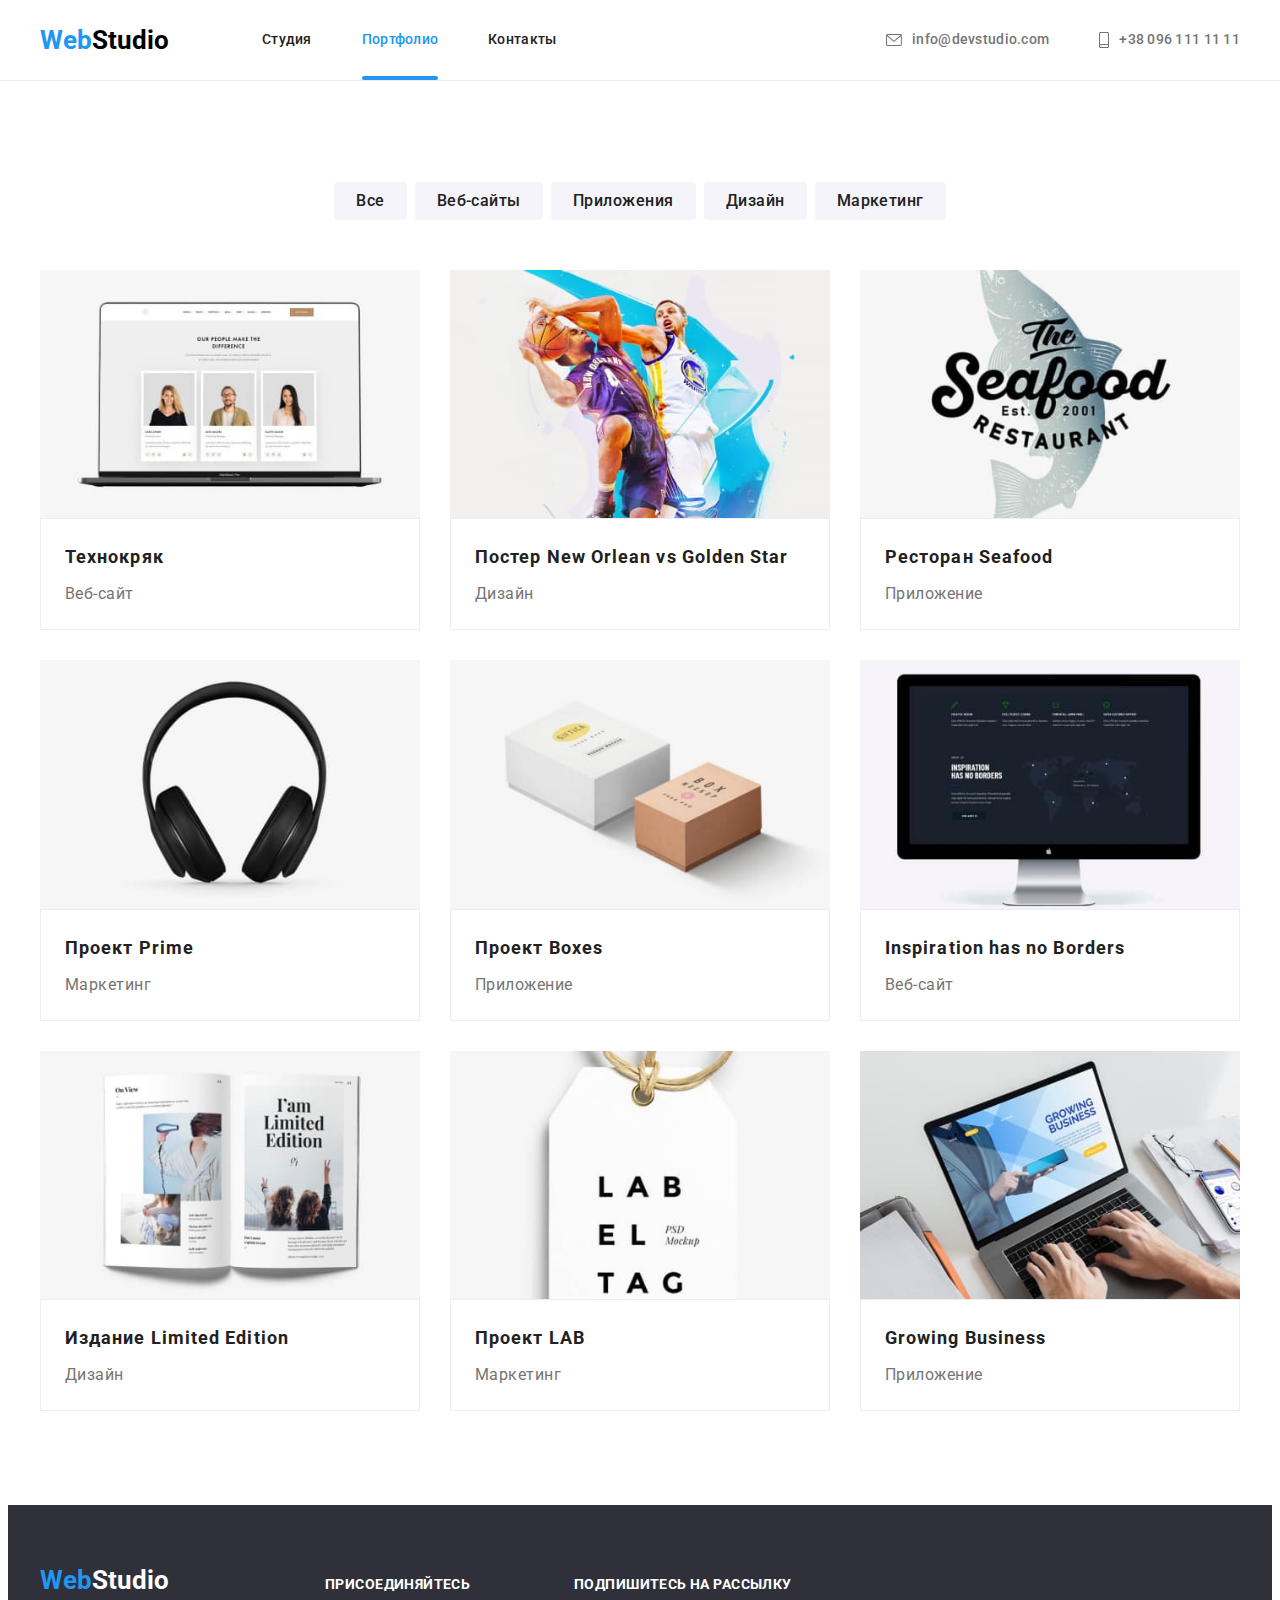
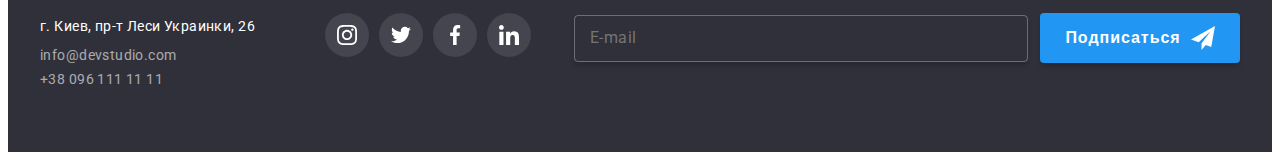
<file: portfolio.html>
<!DOCTYPE html>
<html lang="ru">

<head>
    <meta charset="UTF-8">
    <meta http-equiv="X-UA-Compatible" content="IE=edge">
    <meta name="viewport" content="width=device-width, initial-scale=1.0">
    <title>Портфолио</title>
    <!-- Подключение шрифтов Google Fonts -->
    <link rel="preconnect" href="https://fonts.googleapis.com">
    <link rel="preconnect" href="https://fonts.gstatic.com" crossorigin>
    <link href="https://fonts.googleapis.com/css2?family=Raleway:wght@700&family=Roboto:wght@400;500;700;900&display=swap"
        rel="stylesheet">
    <!-- Подключение Нормализации (https://cdnjs.com/libraries/modern-normalize) -->
    <link rel="stylesheet" href="https://cdnjs.cloudflare.com/ajax/libs/modern-normalize/1.1.0/modern-normalize.min.css"
        integrity="sha512-wpPYUAdjBVSE4KJnH1VR1HeZfpl1ub8YT/NKx4PuQ5NmX2tKuGu6U/JRp5y+Y8XG2tV+wKQpNHVUX03MfMFn9Q=="
        crossorigin="anonymous" referrerpolicy="no-referrer" />
    <!-- Подключение стилей css -->
    <link rel="stylesheet" href="./css/main.min.css" />
    </head>

<body class="body">
    <!------------------------ШАПКА (HEADER)--------------------------->
    <header class="header">
        <div class="conteiner header-box">
            <!--Навигация-->
            <nav class="nav">
                <!--Логотип-->
                <a href="" class="logo">Web<span class="logo--black">Studio</span></a>
    
                <button type="button" class="nav-button js-open-menu" aria-expanded="false" aria-controls="mobile-menu">
                    <svg class="nav-button__icon">
                        <use href="./img/symbol-defs.svg#icon-menu_40px"></use>
                    </svg>
                </button>
    
                <div class="menu-container js-menu-container" id="mobile-menu">
                    <button type="button" class="nav-button js-close-menu">
                        <svg class="site-nav__icon">
                            <use href="./img/symbol-defs.svg#icon-close_40px"></use>
                        </svg>
                    </button>
    
                    <ul class="site-nav">
                        <li class="site-nav__item">
                            <a href="./index.html" class="site-nav__link">Студия</a>
                        </li>
    
                        <li class="site-nav__item">
                            <a href="./portfolio.html" class="site-nav__link site-nav__link--current">Портфолио</a>
                        </li>
    
                        <li class="site-nav__item">
                            <a href="" class="site-nav__link">Контакты</a>
                        </li>
                    </ul>
    

                    <ul class="site-contacts">
                        <li class="site-contacts__item">
                            <a href="tel:+380961111111" class="site-contacts__link">+380961111111</a>
                        </li>
    
                        <li class="site-nav__contacts">
                            <a href="mailto:info@devstudio.com" class="site-contacts__mail">info@devstudio.com</a>
                        </li>
                    </ul>
    
                    <ul class="site-social">
                        <li class="site-social__item">
                            <a href="" class="site-social__link">Instagram</a>
                        </li>
    
                        <li class="site-social__item">
                            <a href="" class="site-social__link">Twitter</a>
                        </li>
    
                        <li class="site-social__item">
                            <a href="" class="site-social__link">Facebook</a>
                        </li>
    
                        <li class="site-social__item">
                            <a href="" class="site-social__link">Linkedin</a>
                        </li>
                    </ul>
                </div>
    
            </nav>
    
            <!--Контакты-->
            <ul class="contacts-nav">
                <li class="contacts-nav__item">
                    <a href="mailto:info@devstudio.com" class="contacts-nav__link">
                        <svg class="contacts-nav__icon-mail">
                            <use href="./img/symbol-defs.svg#icon-mail"></use>
                        </svg>
                        info@devstudio.com
                    </a>
                </li>
    
                <li class="contacts-nav__item">
                    <a href="tel:+380961111111" class="contacts-nav__link">
                        <svg class="contacts-nav__icon-phone">
                            <use href="./img/symbol-defs.svg#icon-phone"></use>
                        </svg>
                        +38 096 111 11 11</a>
                </li>
            </ul>
        </div>
    </header>

    <main>
    <!-- -------------------------ФИЛЬТР----------------------------- -->
        <h1 class="visually-hiden">Галерея</h1>
        <section class="gallery">
            <div class="conteiner">
            <div class="filter">
                <ul class="filter__list">
                    <li class="filter__item">
                        <button type="button" class="btn">Все</button>
                    </li>

                    <li class="filter__item">
                        <button type="button" class="btn">Веб-сайты</button>
                    </li>

                    <li class="filter__item">
                        <button type="button" class="btn">Приложения</button>
                    </li>

                    <li class="filter__item">
                        <button type="button" class="btn">Дизайн</button>
                    </li>

                    <li class="filter__item">
                        <button type="button" class="btn">Маркетинг</button>
                    </li>
                </ul>
            </div>
        
                
                <!-- ----------------ГАЛЕРЕЯ------------------- -->
        
            
                <ul class="gallery__list">
                    <li class="gallery__item">
                        <a href="" class="gallery__link">
                            <div class="gallery-link__card">
                                <div class="gallery-thumb">
                                    <img srcset="
                                                ./img/desktop_x1.jpg 1x,
                                                ./img/desktop_x2.jpg 2x,
                                                ./img/desktop_x3.jpg 3x" 
                                        src="./img/desktop_x1.jpg" 
                                        alt="Экран"
                                        max-width: "450" />

                                    <p class="gallery-thumb__text">
                                        Технокряк это современная площадка распространения коронавируса. Компании используют эту платформу для цифрового шпионажа и атак на защищённые сервера конкурентов.
                                    </p>
                                </div>

                                <div class="gallery-card">
                                    <h2 class="gallery-card__title">Технокряк</h2>
                                    <p>Веб-сайт</p>
                                </div>
                            </div>
                        </a> 
                    </li>

                    <li class="gallery__item">
                        <a href="" class="gallery__link">
                            <div>
                                <div class="gallery-thumb">
                                    <img srcset="
                                                ./img/neworlean_x1.jpg 1x,
                                                ./img/neworlean_x2.jpg 2x,
                                                ./img/neworlean_x3.jpg 3x" 
                                        src="./img/neworlean_x1.jpg" 
                                        alt="Баскетбол"
                                        max-width: "450" />

                                    <p class="gallery-thumb__text">
                                        Технокряк это современная площадка распространения коронавируса. Компании используют эту платформу для цифрового шпионажа и атак на защищённые сервера конкурентов.
                                    </p>
                                </div>

                                <div class="gallery-card">
                                    <h2 class="gallery-card__title">Постер New Orlean vs Golden Star</h2>
                                    <p>Дизайн</p>
                                </div>
                            </div>
                        </a>
                    </li>

                    <li class="gallery__item">
                        <a href="" class="gallery__link">
                            <div>
                                <div class="gallery-thumb">
                                    <img srcset="
                                                ./img/seafood_x1.jpg 1x,
                                                ./img/seafood_x2.jpg 2x,
                                                ./img/seafood_x3.jpg 3x" 
                                        src="./img/seafood_x1.jpg" 
                                        alt="Ресторан"
                                        max-width: "450" />

                                    <p class="gallery-thumb__text">
                                        Технокряк это современная площадка распространения коронавируса. Компании используют эту платформу для цифрового шпионажа и атак на защищённые сервера конкурентов.
                                    </p>
                                </div>

                                <div class="gallery-card">
                                    <h2 class="gallery-card__title">Ресторан Seafood</h2>
                                    <p>Приложение</p>
                                </div>
                            </div>
                        </a>
                    </li>

                    <li class="gallery__item">
                        <a href="" class="gallery__link">
                            <div>
                                <div class="gallery-thumb">
                                    <img srcset="
                                                ./img/phones_x1.jpg 1x,
                                                ./img/phones_x2.jpg 2x,
                                                ./img/phones_x3.jpg 3x" 
                                        src="./img/phones_x1.jpg" 
                                        alt="Наушники"
                                        max-width: "450" />

                                    <p class="gallery-thumb__text">
                                        Технокряк это современная площадка распространения коронавируса. Компании используют эту платформу для цифрового шпионажа и атак на защищённые сервера конкурентов.
                                    </p>
                                </div>

                                <div class="gallery-card">
                                    <h2 class="gallery-card__title">Проект Prime</h2>
                                    <p>Маркетинг</p>
                                </div>
                            </div>
                        </a> 
                    </li>

                    <li class="gallery__item">
                        <a href="" class="gallery__link">
                            <div>
                                <div class="gallery-thumb">
                                    <img srcset="
                                                ./img/boxes_x1.jpg 1x,
                                                ./img/boxes_x2.jpg 2x,
                                                ./img/boxes_x3.jpg 3x" 
                                        src="./img/boxes_x1.jpg" 
                                        alt="Коробки"
                                        max-width: "450" />
                                    <p class="gallery-thumb__text">
                                        Технокряк это современная площадка распространения коронавируса. Компании используют эту платформу для цифрового шпионажа и атак на защищённые сервера конкурентов.
                                    </p>
                                </div>

                                <div class="gallery-card">
                                    <h2 class="gallery-card__title">Проект Boxes</h2>
                                    <p>Приложение</p>
                                </div>
                            </div>
                        </a>
                    </li>

                    <li class="gallery__item">
                        <a href="" class="gallery__link">
                            <div>
                                <div class="gallery-thumb">
                                    <img srcset="
                                                ./img/monitor_x1.jpg 1x,
                                                ./img/monitor_x2.jpg 2x,
                                                ./img/monitor_x3.jpg 3x" 
                                        src="./img/monitor_x1.jpg" 
                                        alt="Монитор"
                                        max-width: "450" />

                                    <p class="gallery-thumb__text">
                                        Технокряк это современная площадка распространения коронавируса. Компании используют эту платформу для цифрового шпионажа и атак на защищённые сервера конкурентов.
                                    </p>
                                </div>

                                <div class="gallery-card">
                                    <h2 class="gallery-card__title">Inspiration has no Borders</h2>
                                    <p>Веб-сайт</p>
                                </div>
                            </div>
                        </a> 
                    </li>

                    <li class="gallery__item">
                        <a href="" class="gallery__link">
                            <div>
                                <div class="gallery-thumb">
                                    <img srcset="
                                                ./img/magazin_x1.jpg 1x,
                                                ./img/magazin_x2.jpg 2x,
                                                ./img/magazin_x3.jpg 3x" 
                                        src="./img/magazin_x1.jpg" 
                                        alt="Журнал"
                                        max-width: "450" />

                                    <p class="gallery-thumb__text">
                                        Технокряк это современная площадка распространения коронавируса. Компании используют эту платформу для цифрового шпионажа и атак на защищённые сервера конкурентов.
                                    </p>
                                </div>

                                <div class="gallery-card">
                                    <h2 class="gallery-card__title">Издание Limited Edition</h2>
                                    <p>Дизайн</p>
                                </div>
                            </div>
                        </a> 
                    </li>

                    <li class="gallery__item">
                        <a href="" class="gallery__link">
                            <div>
                                <div class="gallery-thumb">
                                    <img srcset="
                                                ./img/lab_x1.jpg 1x,
                                                ./img/lab_x2.jpg 2x,
                                                ./img/lab_x3.jpg 3x"
                                        src="./img/lab_x1.jpg" 
                                        alt="Бирка" 
                                        max-width: "450" />

                                    <p class="gallery-thumb__text">
                                        Технокряк это современная площадка распространения коронавируса. Компании используют эту платформу для цифрового шпионажа и атак на защищённые сервера конкурентов.
                                    </p>
                                </div>

                                <div class="gallery-card">
                                    <h2 class="gallery-card__title">Проект LAB</h2>
                                    <p>Маркетинг</p>
                                </div>
                            </div>
                        </a> 
                    </li>

                    <li class="gallery__item">
                        <a href="" class="gallery__link">
                            <div>
                                <div class="gallery-thumb">
                                    <img 
                                        srcset="
                                            ./img/notebook_x1.jpg 1x,
                                            ./img/notebook_x2.jpg 2x,
                                            ./img/notebook_x3.jpg 3x
                                        " 
                                        src="./img/notebook_x1.jpg" 
                                        alt="Ноутбук"
                                        max-width: "450" />

                                    <p class="gallery-thumb__text">
                                        Технокряк это современная площадка распространения коронавируса. Компании используют эту платформу для цифрового шпионажа и атак на защищённые сервера конкурентов.
                                    </p>
                                </div>

                                <div class="gallery-card">
                                    <h2 class="gallery-card__title">Growing Business</h2>
                                    <p>Приложение</p>
                                </div>
                            </div>
                        </a> 
                    </li>
                </ul>

            </div>
        </section>
    </main>

    <!------------------------------ПОДВАЛ (FOOTER)--------------------------->
    <footer class="footer">
        <div class="conteiner footer--flex">
            <div class="footer__tablet">
                <div class="footer-address">
                    <a href="" class="logo">Web<span class="logo--white">Studio</span></a>
    
                    <div>
                        <ul class="address">
                            <li class="address__item">
                                <a href="" class="adress__link">г. Киев, пр-т Леси Украинки, 26</a>
                            </li>
    
                            <li class="adress__item">
                                <a href="mailto:info@devstudio.com" class="contacts__link">info@devstudio.com</a>
                            </li>
    
                            <li class="adress__item">
                                <a href="tel:+380961111111" class="contacts__link">+38 096 111 11 11</a>
                            </li>
                        </ul>
                    </div>
                </div>
    
                <div class="footer-net">
                    <b class="footer__title">ПРИСОЕДИНЯЙТЕСЬ</b>
    
                    <ul class="social">
                        <li class="social__item">
                            <a href="" class="social__link footer--link">
                                <svg class="social__icon footer--icon">
                                    <use href="./img/symbol-defs.svg#icon-instagram"></use>
                                </svg>
                            </a>
                        </li>
    
                        <li class="social__item">
                            <a href="" class="social__link footer--link">
                                <svg class="social__icon footer--icon">
                                    <use href="./img/symbol-defs.svg#icon-twitter"></use>
                                </svg>
                            </a>
                        </li>
    
                        <li class="social__item">
                            <a href="" class="social__link footer--link">
                                <svg class="social__icon footer--icon">
                                    <use href="./img/symbol-defs.svg#icon-facebook"></use>
                                </svg>
                            </a>
                        </li>
    
                        <li class="social__item">
                            <a href="" class="social__link footer--link">
                                <svg class="social__icon footer--icon">
                                    <use href="./img/symbol-defs.svg#icon-linkedin"></use>
                                </svg>
                            </a>
                        </li>
                    </ul>
                </div>
            </div>
    
    
            <!------------------------- Форма Подписки -------------------------->
            <form class="subscribe">
                <b class="footer__title">ПОДПИШИТЕСЬ НА РАССЫЛКУ</b>
                <div class="subscribe-form">
                    <div class="subscribe-mail">
                        <label for="mail" class="subscribe-mail__label">E-mail</label>
                        <input type="email" name="e-mail" id="mail" class="subscribe-mail__input" />
                    </div>
    
                    <button type="submit" class="subscribe-btn">
                        Подписаться
                        <svg class="subscribe-btn__icon">
                            <use href="./img/symbol-defs.svg#icon-send"></use>
                        </svg>
                    </button>
                </div>
            </form>
        </div>
    </footer>

    <script src="./js/mobile-menu.js"></script>

</body>
</html>
</file>
<file: css/main.min.css>
:root{--main-color: #757575;--secondary-color: #212121;--accent-color: #2196F3;--brand-white-color: #FFFFFF;--logo-black-color: #000000;--mail-footer-color: rgba(255, 255, 255, 0.6);--secondary-background: #F5F4FA;--footer-background: #2F303A;--icon-color: #AFB1B8;--header-border: #ECECEC;--gallery-border: #EEEEEE;--item-gap: 30px;--hero-max-width: 1600px;--hero-min-height: 600px;--shadow: 0px 2px 1px 0px rgba(0, 0, 0, 0.2), 0px 1px 1px 0px rgba(0, 0, 0, 0.14), 0px 1px 3px 0px rgba(0, 0, 0, 0.12);--shadow-hero-button: 0px 4px 4px 0px #00000026;--shadow-filter-button: 0px 2px 2px 0px rgba(0, 0, 0, 0.12), 0px 1px 2px 0px rgba(0, 0, 0, 0.08), 0px 3px 1px 0px rgba(0, 0, 0, 0.1);--shadow-modal: 0px 2px 1px 0px #00000033, 0px 1px 1px 0px #00000024, 0px 1px 3px 0px #0000001F;--shadow-gallery: 0px 2px 2px 0px rgba(0, 0, 0, 0.12), 0px 1px 2px 0px rgba(0, 0, 0, 0.08), 0px 3px 1px 0px rgba(0, 0, 0, 0.1)}h1,h2,h3,p{margin-top:0;margin-bottom:0}img{display:block;max-width:100%;height:auto}ul{padding:0;margin:0;list-style:none}a{text-decoration:none}.body{background-color:var(--brand-white-color);color:var(--main-color);font-family:Roboto, sans-serif;padding-top:60px}@media screen and (min-width: 768px){.body{padding-top:80px}}.conteiner{margin-left:auto;margin-right:auto;padding-left:15px;padding-right:15px;width:100%}@media screen and (min-width: 480px){.conteiner{width:480px}}@media screen and (min-width: 768px){.conteiner{width:768px}}@media screen and (min-width: 1200px){.conteiner{width:1200px}}.section__title{display:block;text-align:center;color:var(--secondary-color);font-weight:700;font-size:28px;line-height:1.17;letter-spacing:.03em;margin-bottom:30px}@media screen and (min-width: 1200px){.section__title{color:var(--secondary-color);font-weight:700;font-size:36px;line-height:1.17;letter-spacing:.03em;margin-bottom:50px}}.visually-hiden{position:absolute;width:1px;height:1px;margin:-1px;border:0;padding:0;clip:rect(0 0 0 0);overflow:hidden}.header{position:fixed;z-index:9;top:0;left:0;width:100%;display:flex;align-items:center;background-color:var(--brand-white-color);border-bottom:1px solid var(--header-border);min-height:60px}@media screen and (min-width: 768px){.header{min-height:80px}}.header-box{display:flex;align-items:center;justify-content:space-between}.logo{color:var(--accent-color);font-weight:700;font-size:26px;line-height:1.19;letter-spacing:.03}.logo--black{color:var(--logo-black-color)}.logo--white{color:var(--brand-white-color)}.nav{display:flex;align-items:center}@media screen and (max-width: 768px){.nav{justify-content:space-between;width:100%}}.nav-button{display:flex;align-items:center;justify-content:center;cursor:pointer;width:40px;height:40px;border:transparent;background-color:transparent}.menu-container .nav-button{align-self:flex-end}@media screen and (min-width: 768px){.nav-button{display:none}}.nav-button__icon{width:40px;height:40px;transition:fill 250ms cubic-bezier(0.4, 0, 0.2, 1)}.nav-button:hover .nav-button__icon,.nav-button:focus .nav-button__icon{fill:var(--accent-color)}.site-nav__icon{width:40px;height:40px;transition:fill 250ms cubic-bezier(0.4, 0, 0.2, 1)}.nav-button:hover .site-nav__icon,.nav-button:focus .site-nav__icon{fill:var(--accent-color)}@media screen and (max-width: 767px){.menu-container{position:absolute;left:0;top:0;z-index:10;display:flex;flex-direction:column;justify-content:space-between;width:100vw;height:100vh;background-color:var(--brand-white-color);padding-left:40px;padding-right:15px;padding-top:10px;padding-bottom:48px;transform:translateX(-100%);transition:transform 350ms cubic-bezier(0.4, 0, 0.2, 1)}.menu-container.is-open{transform:translateX(0)}}@media screen and (max-width: 767px){.site-nav{margin-bottom:auto}}@media screen and (min-width: 768px){.site-nav{display:flex;margin-left:88px}}@media screen and (min-width: 1200px){.site-nav{margin-left:93px}}@media screen and (max-width: 767px){.site-nav__item:not(:last-child){margin-bottom:32px}}@media screen and (min-width: 768px){.site-nav__item{position:relative;left:0;top:0}.site-nav__item:not(:last-child){margin-right:50px}}.site-nav__link{transition:color 250ms cubic-bezier(0.4, 0, 0.2, 1)}@media screen and (max-width: 767px){.site-nav__link{color:var(--secondary-color);font-weight:500;font-size:40px;line-height:1.17;letter-spacing:.02em;transition:color 250ms cubic-bezier(0.4, 0, 0.2, 1)}}@media screen and (min-width: 768px){.site-nav__link{color:var(--secondary-color);font-weight:500;font-size:14px;line-height:1.14;letter-spacing:.02em;display:block;padding-top:32px;padding-bottom:32px}}.site-nav__link:hover,.site-nav__link:focus{color:var(--accent-color)}.site-nav__link.site-nav__link--current{color:var(--accent-color)}@media screen and (min-width: 768px){.site-nav__link--current::after{position:absolute;left:0;bottom:0;display:inline-block;content:"";width:100%;height:4px;border-radius:2px;background-color:var(--accent-color)}}@media screen and (max-width: 767px){.site-contacts{margin-bottom:64px}}@media screen and (min-width: 768px){.site-contacts{display:none}}.site-contacts__item:not(:last-child){margin-bottom:32px}.site-contacts__link{color:var(--accent-color);font-weight:500;font-size:34px;line-height:1.17;letter-spacing:.02em;transition:color 250ms cubic-bezier(0.4, 0, 0.2, 1)}.site-contacts__link:hover,.site-contacts__link:focus{color:#188CE8}.site-contacts__mail{color:var(--main-color);font-weight:500;font-size:24px;line-height:1.17;letter-spacing:.02em;transition:color 250ms cubic-bezier(0.4, 0, 0.2, 1)}.site-contacts__mail:hover,.site-contacts__mail:focus{color:var(--accent-color)}@media screen and (max-width: 767px){.site-social{display:flex;align-items:center;flex-wrap:wrap}}@media screen and (min-width: 768px){.site-social{display:none}}@media screen and (min-width: 415px){.site-social__item:not(:last-child){padding-right:10px;border-right:1px solid rgba(33,33,33,0.2)}.site-social__item:not(:first-child){padding-left:10px}}.site-social__item:not(:last-child){padding-right:5px;border-right:1px solid rgba(33,33,33,0.2)}.site-social__item:not(:first-child){padding-left:5px}.site-social__link{color:var(--accent-color);font-weight:500;font-size:18px;line-height:1.22;letter-spacing:.02em;transition:color 250ms cubic-bezier(0.4, 0, 0.2, 1)}@media screen and (max-width: 415px){.site-social__link{color:var(--accent-color);font-weight:500;font-size:14px;line-height:1.22;letter-spacing:.02em}}.site-social__link:hover,.site-social__link:focus{color:#188CE8}@media screen and (max-width: 767px){.contacts-nav{display:none}}@media screen and (min-width: 768px){.contacts-nav{display:block}}@media screen and (min-width: 1200px){.contacts-nav{display:inline-flex}}@media screen and (max-width: 1199px){.contacts-nav__item:not(:last-child){margin-bottom:10px}}@media screen and (min-width: 1200px){.contacts-nav__item:not(:last-child){margin-right:50px}}.contacts-nav__link{display:inline-flex;transition:color 250ms cubic-bezier(0.4, 0, 0.2, 1)}@media screen and (max-width: 1199px){.contacts-nav__link{color:var(--main-color);font-weight:500;font-size:12px;line-height:1.17;letter-spacing:.02em}}@media screen and (min-width: 1200px){.contacts-nav__link{color:var(--main-color);font-weight:500;font-size:14px;line-height:1.14;letter-spacing:.02em;padding-top:32px;padding-bottom:32px}}.contacts-nav__link:hover,.contacts-nav__link:focus{color:var(--accent-color)}.contacts-nav__icon-mail{fill:var(--main-color);align-self:center;transition:fill 250ms cubic-bezier(0.4, 0, 0.2, 1)}@media screen and (max-width: 1199px){.contacts-nav__icon-mail{width:14px;height:10px;margin-right:8px}}@media screen and (min-width: 1200px){.contacts-nav__icon-mail{color:var(--main-color);font-weight:500;font-size:14px;line-height:1.14;letter-spacing:.02em;width:16px;height:12px;margin-right:10px}}.contacts-nav__link:hover .contacts-nav__icon-mail,.contacts-nav__link:focus .contacts-nav__icon-mail{fill:var(--accent-color)}.contacts-nav__icon-phone{fill:var(--main-color);align-self:center;transition:fill 250ms cubic-bezier(0.4, 0, 0.2, 1)}@media screen and (max-width: 1199px){.contacts-nav__icon-phone{width:10px;height:14px;margin-right:8px}}@media screen and (min-width: 1200px){.contacts-nav__icon-phone{color:var(--main-color);font-weight:500;font-size:14px;line-height:1.14;letter-spacing:.02em;width:10px;height:16px;margin-right:10px}}.contacts-nav__link:hover .contacts-nav__icon-phone,.contacts-nav__link:focus .contacts-nav__icon-phone{fill:var(--accent-color)}.hero{background-color:var(--footer-background);text-align:center;margin-left:auto;margin-right:auto;max-width:1600px;min-height:400px;padding-top:118px;padding-bottom:118px;background-image:linear-gradient(to right, rgba(47,48,58,0.4), rgba(47,48,58,0.4)),url(../img/hero-mobile_x1.jpg);background-repeat:no-repeat;background-position:center;background-size:cover}@media (min-device-pixel-ratio: 2), (-webkit-min-device-pixel-ratio: 2), (min-resolution: 192dpi), (min-resolution: 2dppx){.hero{background-image:linear-gradient(to right, rgba(47,48,58,0.4), rgba(47,48,58,0.4)),url("../img/hero-mobile_x2.jpg")}}@media (min-device-pixel-ratio: 3), (-webkit-min-device-pixel-ratio: 3), (min-resolution: 288dpi), (min-resolution: 3dppx){.hero{background-image:linear-gradient(to right, rgba(47,48,58,0.4), rgba(47,48,58,0.4)),url("../img/hero-mobile_x3.jpg")}}@media screen and (min-width: 786px){.hero{background-image:linear-gradient(to right, rgba(47,48,58,0.4), rgba(47,48,58,0.4)),url(../img/hero-tablet_x1.jpg)}}@media screen and (min-width: 786px) and (min-device-pixel-ratio: 2), screen and (min-width: 786px) and (-webkit-min-device-pixel-ratio: 2), screen and (min-width: 786px) and (min-resolution: 192dpi), screen and (min-width: 786px) and (min-resolution: 2dppx){.hero{background-image:linear-gradient(to right, rgba(47,48,58,0.4), rgba(47,48,58,0.4)),url("../img/hero-tablet_x2.jpg")}}@media screen and (min-width: 786px) and (min-device-pixel-ratio: 3), screen and (min-width: 786px) and (-webkit-min-device-pixel-ratio: 3), screen and (min-width: 786px) and (min-resolution: 288dpi), screen and (min-width: 786px) and (min-resolution: 3dppx){.hero{background-image:linear-gradient(to right, rgba(47,48,58,0.4), rgba(47,48,58,0.4)),url("../img/hero-tablet_x3.jpg")}}@media screen and (min-width: 1200px){.hero{min-height:600px;padding-top:200px;padding-bottom:200px;background-image:linear-gradient(to right, rgba(47,48,58,0.4), rgba(47,48,58,0.4)),url(../img/hero-desktop_x1.jpg)}}@media screen and (min-width: 1200px) and (min-device-pixel-ratio: 2), screen and (min-width: 1200px) and (-webkit-min-device-pixel-ratio: 2), screen and (min-width: 1200px) and (min-resolution: 192dpi), screen and (min-width: 1200px) and (min-resolution: 2dppx){.hero{background-image:linear-gradient(to right, rgba(47,48,58,0.4), rgba(47,48,58,0.4)),url("../img/hero-desktop_x2.jpg")}}@media screen and (min-width: 1200px) and (min-device-pixel-ratio: 3), screen and (min-width: 1200px) and (-webkit-min-device-pixel-ratio: 3), screen and (min-width: 1200px) and (min-resolution: 288dpi), screen and (min-width: 1200px) and (min-resolution: 3dppx){.hero{background-image:linear-gradient(to right, rgba(47,48,58,0.4), rgba(47,48,58,0.4)),url("../img/hero-desktop_x3.jpg")}}.hero__title{color:var(--brand-white-color);font-weight:900;font-size:26px;line-height:1.62;letter-spacing:.06em;text-transform:uppercase;margin-bottom:30px}@media screen and (min-width: 1200px){.hero__title{color:var(--brand-white-color);font-weight:900;font-size:44px;line-height:1.36;letter-spacing:.06em}}.hero__button{background-color:var(--accent-color);font-family:inherit;color:var(--brand-white-color);font-weight:700;font-size:16px;line-height:1.88;letter-spacing:.02em;display:inline-block;align-items:center;cursor:pointer;text-align:center;letter-spacing:0.06em;border:transparent;border-top-left-radius:4px;border-top-right-radius:4px;border-bottom-left-radius:4px;border-bottom-right-radius:4px;padding:10px 32px;box-shadow:var(--shadow-hero-button);transition:background-color 250ms cubic-bezier(0.4, 0, 0.2, 1)}.hero__button:hover,.hero__button:focus{background-color:#188CE8}.features{padding-top:60px;padding-bottom:60px}@media screen and (min-width: 1200px){.features{padding-top:94px;padding-bottom:0}}.features__list{display:block}@media screen and (min-width: 768px){.features__list{display:flex;flex-wrap:wrap;justify-content:center;margin-right:calc( -1 * var(--item-gap));margin-bottom:calc( -1 * var(--item-gap))}}.features__item{color:var(--main-color);font-weight:400;font-size:14px;line-height:1.71;letter-spacing:.03em}@media screen and (max-width: 767px){.features__item:not(:last-child){margin-bottom:var(--item-gap)}}@media screen and (min-width: 768px){.features__item{flex-basis:calc(100% / 2 - var(--item-gap));margin-right:var(--item-gap);margin-bottom:var(--item-gap)}}@media screen and (min-width: 1200px){.features__item{flex-basis:calc(100% / 4 - var(--item-gap))}}.features__box{display:flex;align-items:center;height:120px;background-color:var(--secondary-background);margin-bottom:var(--item-gap);border-radius:4px;justify-content:center}.features__icon{width:70px;height:70px}.features__title{color:var(--secondary-color);font-weight:700;font-size:14px;line-height:1.14;letter-spacing:.03em;text-transform:uppercase;display:inline-block;margin-bottom:10px}@media screen and (max-width: 767px){.features__title{display:block;text-align:center}}@media screen and (max-width: 1199px){.work{display:none}}@media screen and (min-width: 1200px){.work{padding-top:94px;padding-bottom:94px}}.work__list{display:flex;align-items:center;justify-content:center;margin-right:calc( -1 * var(--item-gap))}.work__item{flex-basis:calc(100% / 3 - var(--item-gap));margin-right:var(--item-gap)}.work__thumb{display:block;position:relative;left:0;top:0}.work__text{display:block;position:absolute;left:0;bottom:0;color:var(--brand-white-color);font-weight:400;font-size:14px;line-height:1.14;letter-spacing:.03em;width:100%;padding-top:27px;padding-bottom:27px;margin-bottom:0;background-color:rgba(47,48,58,0.8);text-align:center}.team{background-color:var(--secondary-background)}@media screen and (max-width: 1199px){.team{padding-top:60px;padding-bottom:60px}}@media screen and (min-width: 1200px){.team{padding-top:94px;padding-bottom:94px}}.team__list{display:block}@media screen and (min-width: 768px){.team__list{display:flex;align-items:center;flex-wrap:wrap;justify-content:center;margin-right:calc( -1 * var(--item-gap));margin-bottom:calc( -1 * var(--item-gap))}}.team__item{max-width:450px;text-align:center;color:var(--main-color);font-weight:400;font-size:16px;line-height:1.19;letter-spacing:.03em;background-color:var(--brand-white-color);box-shadow:var(--shadow);border-radius:3px;overflow:hidden}@media screen and (max-width: 768px){.team__item:not(:last-child){margin-bottom:var(--item-gap)}}@media screen and (min-width: 768px){.team__item{flex-basis:calc(100% / 2 - var(--item-gap));margin-right:var(--item-gap);margin-bottom:var(--item-gap)}}@media screen and (min-width: 1200px){.team__item{flex-basis:calc(100% / 4 - var(--item-gap))}}.team__card{padding-top:30px;padding-bottom:30px}.team__title{color:var(--secondary-color);font-weight:500;font-size:16px;line-height:1.19;letter-spacing:.03em;text-align:center;display:inline-block;margin-bottom:10px}.team__text{display:block;margin-bottom:16px}.social{display:flex;align-items:center;justify-content:center}.social__item{margin-right:10px}.social__item:last-child{margin-right:0}.social__link{display:flex;align-items:center;height:44px;width:44px;background-color:transparent;border-radius:50%;justify-content:center;transition:background-color 250ms cubic-bezier(0.4, 0, 0.2, 1)}.social__link:hover,.social__link:focus{background-color:var(--accent-color)}.social__icon{width:20px;height:20px;fill:var(--icon-color);transition:fill 250ms cubic-bezier(0.4, 0, 0.2, 1)}.social__link:hover .social__icon,.social__link:focus .social__icon{fill:var(--brand-white-color)}.client{padding-top:60px;padding-bottom:60px}@media screen and (min-width: 1200px){.client{padding-top:94px;padding-bottom:94px}}.client__list{display:flex;align-items:center;flex-wrap:wrap;justify-content:center;margin-right:calc( -1 * var(--item-gap));margin-bottom:calc( -1 * var(--item-gap))}.client__item{flex-basis:calc(100% / 2 - var(--item-gap));margin-right:var(--item-gap);margin-bottom:var(--item-gap)}@media screen and (min-width: 768px){.client__item{flex-basis:calc(100% / 3 - var(--item-gap))}}@media screen and (min-width: 1200px){.client__item{flex-basis:calc(100% / 6 - var(--item-gap))}}.client__link{display:flex;align-items:center;height:92px;max-width:226px;border:1px solid var(--icon-color);background-color:transparent;border-radius:4px;justify-content:center;transition:border-color 250ms cubic-bezier(0.4, 0, 0.2, 1)}.client__link:hover,.client__link:focus{border-color:var(--accent-color)}.client__icon{width:106px;height:60px;fill:var(--icon-color);transition:fill 250ms cubic-bezier(0.4, 0, 0.2, 1)}.client__link:hover .client__icon,.client__link:focus .client__icon{fill:var(--accent-color)}.client__icon--1{width:106px;height:60px;fill:var(--icon-color);transition:fill 250ms cubic-bezier(0.4, 0, 0.2, 1)}.client__link:hover .client__icon--1,.client__link:focus .client__icon--1{fill:var(--accent-color)}.filter{margin-bottom:40px}@media screen and (min-width: 768px){.filter{margin-bottom:30px}}@media screen and (min-width: 1200px){.filter{margin-bottom:50px}}.filter__list{display:flex;align-items:center;flex-wrap:wrap;align-items:baseline}@media screen and (min-width: 768px){.filter__list{justify-content:center;margin-bottom:0}}.filter__item{color:var(--main-color);font-weight:400;font-size:16px;line-height:1.88;letter-spacing:.03em}.filter__item:not(:last-child){margin-right:8px}.filter__item:nth-child(-n+3){margin-bottom:15px}.filter__item:nth-child(2n){margin-right:0}@media screen and (min-width: 392px){.filter__item:not(:last-child){margin-right:8px}.filter__item:nth-child(3n){margin-right:0}}@media screen and (min-width: 768px){.filter__item:not(:last-child){margin-right:8px;margin-bottom:0}}.btn{background-color:var(--secondary-background);cursor:pointer;border:transparent;font-family:inherit;color:var(--secondary-color);font-weight:500;font-size:16px;line-height:1.63;letter-spacing:.03em;text-align:center;display:inline-block;padding:6px 22px;border-top-left-radius:4px;border-top-right-radius:4px;border-bottom-left-radius:4px;border-bottom-right-radius:4px;transition:color 250ms cubic-bezier(0.4, 0, 0.2, 1),background-color 250ms cubic-bezier(0.4, 0, 0.2, 1),box-shadow 250ms cubic-bezier(0.4, 0, 0.2, 1)}.btn:hover,.btn:focus{color:var(--brand-white-color);background-color:var(--accent-color);box-shadow:var(--shadow-filter-button)}.gallery{padding-top:60px;padding-bottom:60px}@media screen and (min-width: 1200px){.gallery{padding-top:94px;padding-bottom:94px}}.gallery__list{display:block}@media screen and (min-width: 768px){.gallery__list{display:flex;flex-wrap:wrap;margin-right:calc( -1 * var(--item-gap));margin-bottom:calc( -1 * var(--item-gap))}}.gallery__item{background-color:var(--brand-white-color);max-width:450px}@media screen and (max-width: 767px){.gallery__item:not(:last-child){margin-bottom:var(--item-gap)}}@media screen and (min-width: 768px){.gallery__item{flex-basis:calc(100% / 2 - var(--item-gap));margin-right:var(--item-gap);margin-bottom:var(--item-gap)}}@media screen and (min-width: 1200px){.gallery__item{flex-basis:calc(100% / 3 - var(--item-gap))}}.gallery__link{display:block;height:100%;transition:box-shadow 250ms cubic-bezier(0.4, 0, 0.2, 1)}.gallery__link:hover,.gallery__link:focus{box-shadow:var(--shadow-gallery);cursor:pointer}.gallery-thumb{position:relative;left:0;top:0;overflow:hidden}.gallery-thumb__text{position:absolute;left:0;top:100%;display:flex;align-items:center;color:var(--brand-white-color);font-weight:400;font-size:16px;line-height:1.56;letter-spacing:.03em;text-align:left;padding:24px;width:100%;height:100%;background-color:rgba(33,150,243,0.9);z-index:8;transition:transform 250ms cubic-bezier(0.4, 0, 0.2, 1)}@media screen and (min-width: 415px){.gallery-thumb__text{color:var(--brand-white-color);font-weight:400;font-size:18px;line-height:1.56;letter-spacing:.03em}}.gallery__link:hover .gallery-thumb__text,.gallery__link:focus .gallery-thumb__text{transform:translateY(-100%)}.gallery-link__card{display:flex;flex-direction:column;height:100%}.gallery-card{color:var(--main-color);font-weight:400;font-size:16px;line-height:1.88;letter-spacing:.03em;flex-grow:1;padding:20px 24px;border:1px solid var(--gallery-border)}.gallery-card__title{color:var(--secondary-color);font-weight:700;font-size:18px;line-height:2;letter-spacing:.06em;display:inline-block;margin-bottom:4px}.footer{background-color:var(--footer-background);padding-top:60px;padding-bottom:60px}.footer--flex{display:block;text-align:center}@media screen and (min-width: 1200px){.footer--flex{display:flex;align-items:baseline}}@media screen and (max-width: 1199px){.footer__tablet{margin-bottom:60px}}@media screen and (min-width: 768px){.footer__tablet{display:flex;align-items:baseline;justify-content:space-around}}@media screen and (min-width: 768px){.footer__tablet{display:flex;align-items:baseline;justify-content:center;margin-right:auto}}@media screen and (max-width: 1199px){.footer-address{margin-bottom:60px}}@media screen and (min-width: 768px) and (max-width: 1199px){.footer-address{text-align:center;margin-right:165px}}@media screen and (min-width: 1200px){.footer-address{text-align:left;margin-right:70px}}.footer-net{text-align:center}@media screen and (min-width: 1200px){.footer-net{text-align:left}}.footer__title{color:var(--brand-white-color);font-weight:700;font-size:14px;line-height:1.14;letter-spacing:.03em;text-transform:uppercase;display:block;margin-bottom:20px}.footer--link{background-color:rgba(255,255,255,0.1);transition:background-color 250ms cubic-bezier(0.4, 0, 0.2, 1)}.footer--link:hover,.footer--link:focus{background-color:var(--accent-color)}.footer--icon{fill:var(--brand-white-color)}.address__item{margin-bottom:9px}.address__item:last-child{margin-bottom:0}.address__item:first-child{margin-top:20px}.adress__link{color:var(--brand-white-color);font-weight:400;font-size:14px;line-height:1.19;letter-spacing:.03em;transition:color 250ms cubic-bezier(0.4, 0, 0.2, 1)}.adress__link:hover,.adress__link:focus{color:var(--accent-color)}.contacts__link{color:var(--mail-footer-color);font-weight:400;font-size:14px;line-height:1.71;letter-spacing:.03em;transition:color 250ms cubic-bezier(0.4, 0, 0.2, 1)}.contacts__link:hover,.contacts__link:focus{color:var(--accent-color)}.subscribe{text-align:center;color:var(--main-color);font-weight:400;font-size:16px;line-height:1.25;letter-spacing:.03em}@media screen and (min-width: 1200px){.subscribe{text-align:left}}.subscribe-form{display:flex;align-items:center}@media screen and (max-width: 1199px){.subscribe-form{flex-direction:column}}.subscribe-mail{position:relative;display:flex}@media screen and (max-width: 1199px){.subscribe-mail{margin-bottom:20px}}@media screen and (min-width: 1200px){.subscribe-mail{margin-right:12px}}.subscribe-mail__label{position:absolute;left:16px;top:50%;transform:translate(0, -50%)}.subscribe-mail__input{padding:15px 16px 15px 78px;max-width:450px;border:1px solid rgba(255,255,255,0.3);border-radius:4px;box-shadow:0px 4px 4px 0px rgba(0,0,0,0.15);background-color:transparent;color:var(--brand-white-color)}@media screen and (min-width: 480px){.subscribe-mail__input{width:450px}}@media screen and (min-width: 1200px){.subscribe-mail__input{width:358px}}.subscribe-btn{display:flex;align-items:center;justify-content:center;cursor:pointer;width:200px;height:50px;border:transparent;border-radius:4px;box-shadow:0px 4px 4px 0px rgba(0,0,0,0.15);background-color:var(--accent-color);color:var(--brand-white-color);font-weight:700;font-size:16px;line-height:1.88;letter-spacing:.06em;text-align:center;transition:background-color 250ms cubic-bezier(0.4, 0, 0.2, 1)}.subscribe-btn:hover,.subscribe-btn:focus{background-color:#188CE8}.subscribe-btn__icon{width:24px;height:24px;fill:var(--brand-white-color);margin-left:10px}.backdrop{position:fixed;left:0;top:0;z-index:19;width:100%;height:100%;background-color:rgba(0,0,0,0.2);padding-left:3vw;padding-right:3vw;display:flex;align-items:center;justify-content:center;transition:opacity 300ms cubic-bezier(0.4, 0, 0.2, 1),visibility 300ms cubic-bezier(0.4, 0, 0.2, 1)}.modal{position:relative;z-index:20;transform:scale(1);border-radius:4px;box-shadow:var(--shadow-modal);background-color:var(--brand-white-color);padding-left:20px;padding-right:20px;padding-bottom:20px;padding-top:40px;max-width:100%;height:auto;transition:transform 300ms cubic-bezier(0.4, 0, 0.2, 1)}@media screen and (min-width: 480px){.modal{padding:40px}}@media screen and (min-width: 1200px){.modal{max-width:528px;min-height:581px}}.modal__button{position:absolute;right:8px;top:8px;z-index:2;display:flex;align-items:center;height:30px;width:30px;background-color:transparent;border-radius:50%;border-color:rgba(0,0,0,0.1);border-width:1px;border-style:solid;justify-content:center;cursor:pointer}.modal__icon-btn{width:18px;height:18px;fill:var(--logo-black-color);transition:fill 250ms cubic-bezier(0.4, 0, 0.2, 1)}.modal__button:hover .modal__icon-btn,.modal__button:focus .modal__icon-btn{fill:var(--accent-color)}.modal-form{color:var(--main-color);font-weight:400;font-size:12px;line-height:1.17;letter-spacing:.01em;text-align:left}.modal-form__title{display:block;margin-bottom:12px;color:var(--secondary-color);font-weight:700;font-size:20px;line-height:1.15;letter-spacing:.03em;text-align:center}.modal-form__field{position:relative;display:flex;flex-direction:column;margin-bottom:10px}.modal-form__label{margin-bottom:4px}.modal-form__input{padding:12px 16px 12px 35px;max-width:100%;border:1px solid rgba(33,33,33,0.2);border-radius:4px;transition:border-color 250ms cubic-bezier(0.4, 0, 0.2, 1)}.modal-form__fild-coments .modal-form__input{resize:none}.modal-form__input::placeholder{color:rgba(117,117,117,0.5)}.modal-form__input:hover,.modal-form__input:focus{border-color:var(--accent-color)}.modal-form__icon{position:absolute;pointer-events:none;width:18px;height:18px;left:12px;bottom:11px;fill:var(--logo-black-color);transition:fill 250ms cubic-bezier(0.4, 0, 0.2, 1)}.modal-form__input:hover+.modal-form__icon,.modal-form__input:focus+.modal-form__icon{fill:var(--accent-color)}.modal-form__fild-coments{margin-bottom:20px}.modal-form__coments{padding:12px}.modal-form__checkbox-field{display:flex;align-items:center;margin-bottom:15px}@media screen and (min-width: 460px){.modal-form__checkbox-field{margin-bottom:30px}}.modal-form__checkbox-label{display:flex;align-items:center;color:var(--main-color);font-weight:400;font-size:10px;line-height:1.17;letter-spacing:.01em}@media screen and (min-width: 425px){.modal-form__checkbox-label{color:var(--main-color);font-weight:400;font-size:12px;line-height:1.17;letter-spacing:.01em}}@media screen and (min-width: 1200px){.modal-form__checkbox-label{color:var(--main-color);font-weight:400;font-size:14px;line-height:1.71;letter-spacing:.03em}}.modal-form__checkbox-input{position:absolute;-webkit-appearance:none;-moz-appearance:none;appearance:none}.modal-form__checkbox-icon{width:16px;height:15px;border:2px solid var(--logo-black-color);border-radius:2px;fill:transparent;background-color:transparent;margin-right:8px;cursor:pointer;transition:background-color 250ms cubic-bezier(0.4, 0, 0.2, 1),border-color 250ms cubic-bezier(0.4, 0, 0.2, 1),fill 250ms cubic-bezier(0.4, 0, 0.2, 1)}.modal-form__checkbox-input:checked+.modal-form__checkbox-label>.modal-form__checkbox-icon{border-color:var(--accent-color);background-color:var(--accent-color);fill:var(--brand-white-color)}.modal-form__link{color:var(--accent-color);margin-left:2px}@media screen and (min-width: 425px){.modal-form__link{margin-left:3px}}.modal-form__btn{display:block;align-items:center;text-align:center;margin-left:auto;margin-right:auto;width:200px;height:50px;border:transparent;border-radius:4px;box-shadow:0px 4px 4px 0px rgba(0,0,0,0.15);background-color:var(--accent-color);cursor:pointer;color:var(--brand-white-color);font-weight:700;font-size:16px;line-height:1.88;letter-spacing:.06em;transition:background-color 250ms cubic-bezier(0.4, 0, 0.2, 1)}.modal-form__btn:hover,.modal-form__btn:focus{background-color:#188CE8}.backdrop.is-hidden{opacity:0;pointer-events:none;visibility:hidden}.backdrop.is-hidden .modal{transform:scale(0.5)}
/*# sourceMappingURL=main.min.css.map */
</file>
